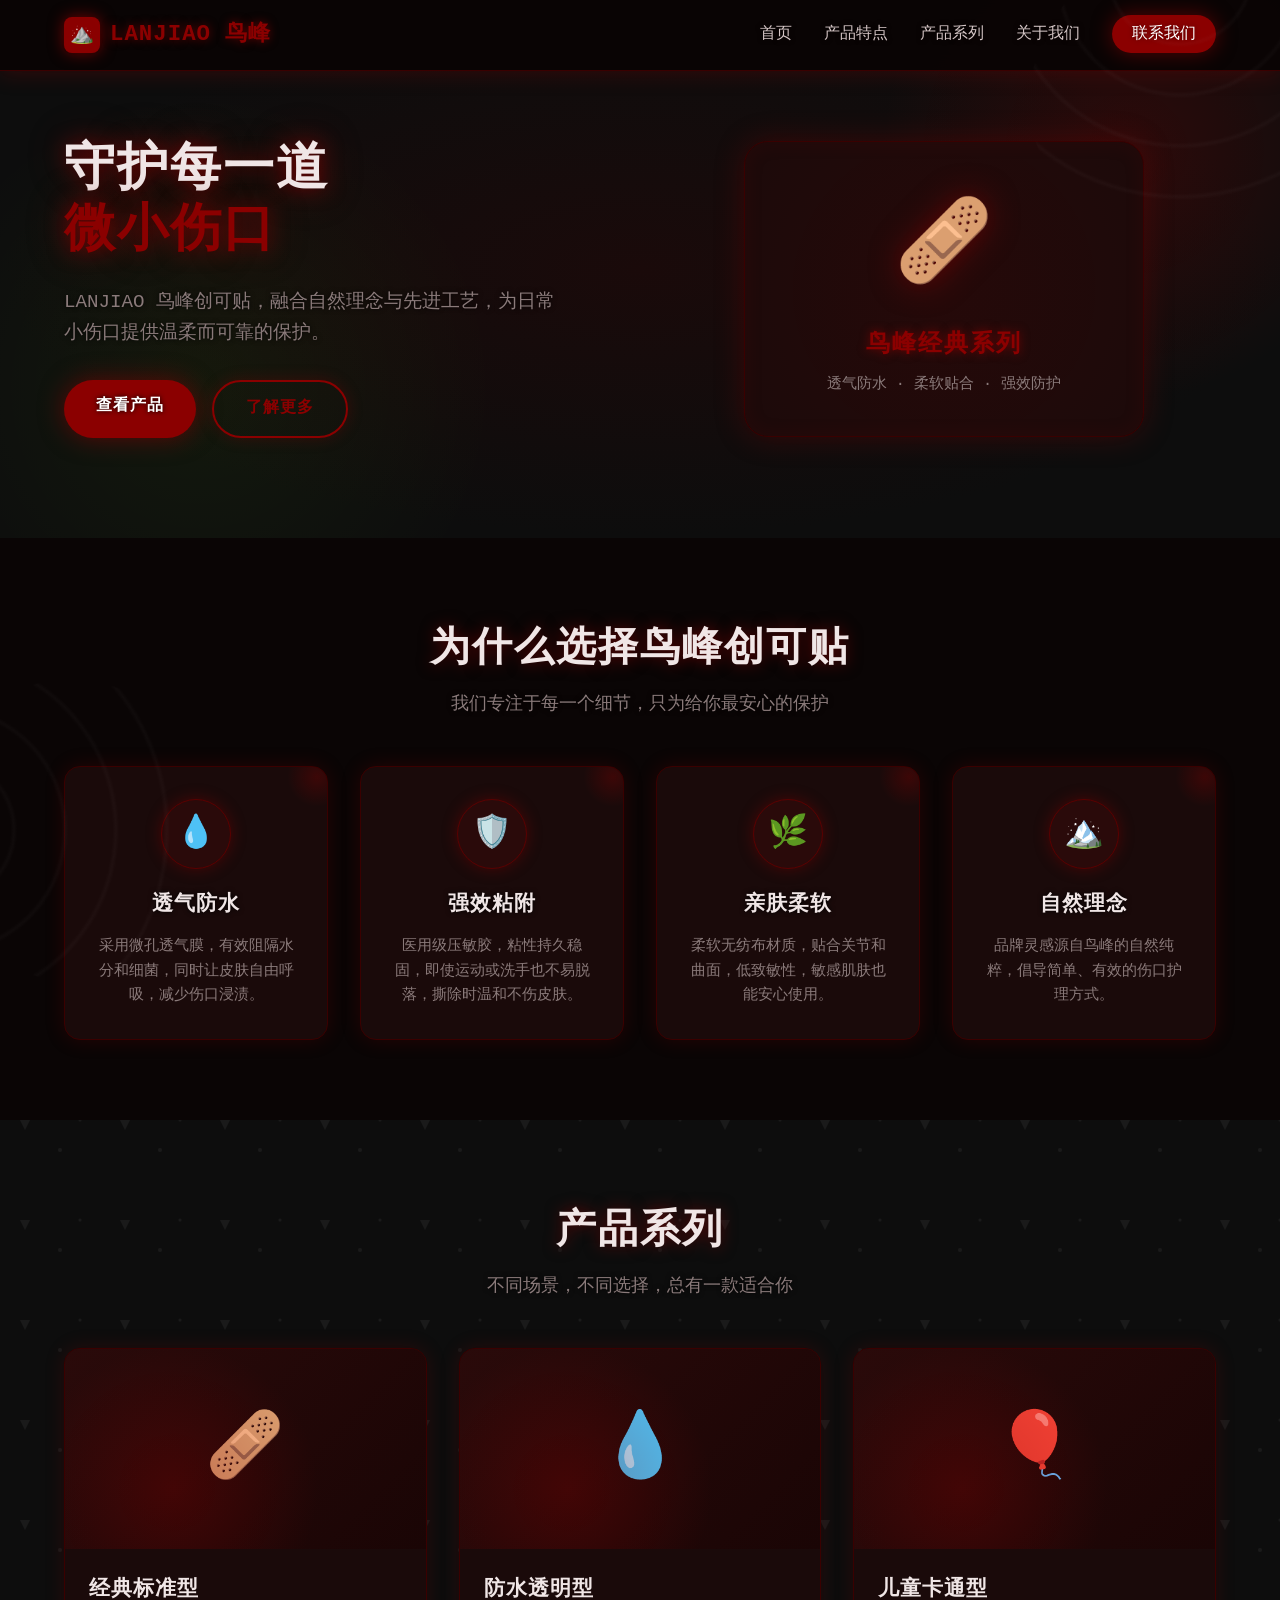
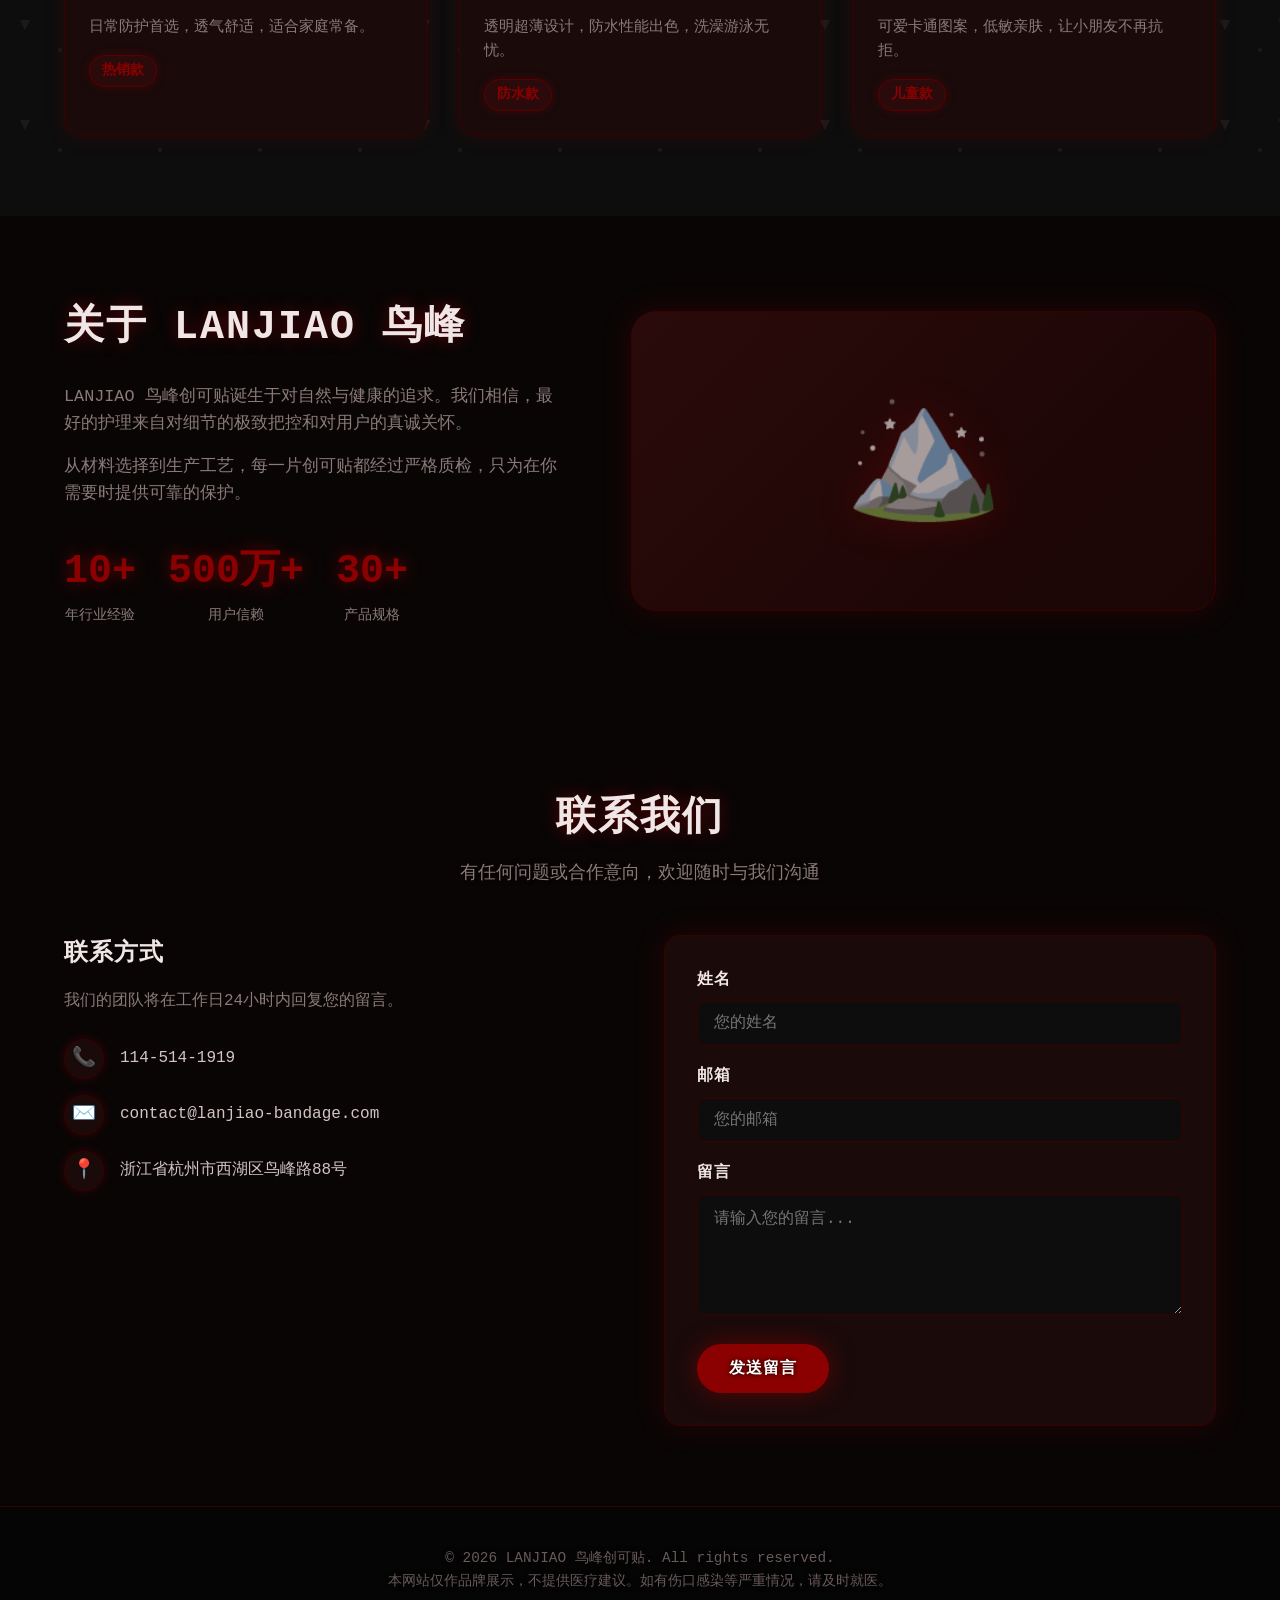
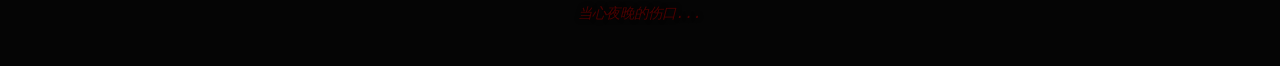
<file: LANJIAO/index.html>
<!DOCTYPE html>
<html lang="zh-CN">
<head>
    <meta charset="UTF-8">
    <meta name="viewport" content="width=device-width, initial-scale=1.0">
    <title>LANJIAO 鸟峰创可贴 | 暗黑官方站</title>
    <style>
        /* ========== 全局样式（恐怖暗黑版） ========== */
        :root {
            --primary: #8b0000;
            --primary-dark: #4a0000;
            --primary-light: #1e0a0a;
            --accent: #7cfc00;
            --text: #d4c5c5;
            --text-light: #8a7a7a;
            --bg: #0d0d0d;
            --bg-gray: #1a1a1a;
            --shadow: 0 10px 30px rgba(139, 0, 0, 0.4);
            --radius: 16px;
            --transition: all 0.3s ease;
            --blood: #8b0000;
            --ghost-white: #f0e6e6;
        }

        * {
            margin: 0;
            padding: 0;
            box-sizing: border-box;
        }

        html {
            scroll-behavior: smooth;
        }

        body {
            font-family: 'Courier New', Courier, 'Microsoft YaHei', sans-serif;
            color: var(--text);
            background: var(--bg);
            line-height: 1.6;
            overflow-x: hidden;
            position: relative;
            background-image: url('data:image/svg+xml;utf8,<svg xmlns="http://www.w3.org/2000/svg" width="100" height="100" viewBox="0 0 100 100"><rect width="100" height="100" fill="%230d0d0d"/><path d="M20 20 L30 20 L25 30 Z" fill="%231a1a1a"/><circle cx="60" cy="50" r="2" fill="%231a1a1a"/><circle cx="80" cy="20" r="1.5" fill="%231a1a1a"/></svg>');
            background-size: 100px 100px;
        }

        a { text-decoration: none; color: inherit; }
        ul { list-style: none; }
        img { max-width: 100%; display: block; }

        .container {
            width: 90%;
            max-width: 1200px;
            margin: 0 auto;
        }

        /* 恐怖装饰：蜘蛛网 */
        .spiderweb {
            position: fixed;
            top: -50px;
            right: -50px;
            width: 300px;
            height: 300px;
            opacity: 0.15;
            pointer-events: none;
            z-index: 9999;
            background: radial-gradient(circle at 20% 20%, transparent 20%, rgba(200,200,200,0.2) 21%, transparent 22%, transparent 35%, rgba(200,200,200,0.2) 36%, transparent 37%, transparent 50%, rgba(200,200,200,0.2) 51%, transparent 52%, transparent 65%, rgba(200,200,200,0.2) 66%, transparent 67%);
            border-radius: 50%;
            transform: rotate(45deg);
        }
        .spiderweb-left {
            top: auto;
            bottom: -80px;
            left: -80px;
            right: auto;
            transform: rotate(-45deg);
        }

        /* 导航栏 */
        header {
            position: fixed;
            top: 0;
            left: 0;
            width: 100%;
            z-index: 1000;
            background: rgba(10, 5, 5, 0.95);
            backdrop-filter: blur(10px);
            box-shadow: 0 2px 20px rgba(139, 0, 0, 0.3);
            border-bottom: 1px solid #3a0000;
            transition: var(--transition);
        }
        header.scrolled {
            box-shadow: 0 5px 30px rgba(139, 0, 0, 0.6);
        }
        .nav-container {
            display: flex;
            justify-content: space-between;
            align-items: center;
            height: 70px;
        }
        .logo {
            display: flex;
            align-items: center;
            gap: 10px;
            font-weight: 700;
            font-size: 1.4rem;
            color: var(--blood);
            letter-spacing: 1px;
            text-shadow: 0 0 10px rgba(139,0,0,0.7);
            font-family: 'Impact', 'Courier New', sans-serif;
        }
        .logo-icon {
            width: 36px;
            height: 36px;
            background: var(--primary);
            border-radius: 8px;
            display: flex;
            align-items: center;
            justify-content: center;
            color: white;
            font-size: 1.2rem;
            box-shadow: 0 0 15px rgba(139,0,0,0.8);
            animation: pulse 2s infinite;
        }
        @keyframes pulse {
            0%, 100% { box-shadow: 0 0 15px rgba(139,0,0,0.8); }
            50% { box-shadow: 0 0 30px rgba(139,0,0,1); }
        }
        .nav-menu {
            display: flex;
            align-items: center;
            gap: 2rem;
        }
        .nav-menu li a {
            font-weight: 500;
            color: var(--text);
            transition: var(--transition);
            position: relative;
            padding: 5px 0;
            text-shadow: 0 0 5px rgba(0,0,0,0.5);
        }
        .nav-menu li a::after {
            content: '';
            position: absolute;
            bottom: -2px;
            left: 0;
            width: 0;
            height: 2px;
            background: var(--blood);
            transition: var(--transition);
            box-shadow: 0 0 10px var(--blood);
        }
        .nav-menu li a:hover {
            color: var(--ghost-white);
            text-shadow: 0 0 15px var(--blood);
        }
        .nav-menu li a:hover::after { width: 100%; }
        .nav-cta {
            background: var(--primary);
            color: white !important;
            padding: 10px 20px !important;
            border-radius: 30px;
            transition: var(--transition);
            box-shadow: 0 0 20px rgba(139, 0, 0, 0.6);
            text-shadow: 0 0 5px black;
        }
        .nav-cta:hover {
            background: var(--primary-dark);
            transform: translateY(-2px);
            box-shadow: 0 0 35px rgba(139, 0, 0, 0.9);
        }
        .nav-cta::after { display: none !important; }
        .hamburger {
            display: none;
            flex-direction: column;
            cursor: pointer;
            gap: 5px;
        }
        .hamburger span {
            width: 28px;
            height: 3px;
            background: var(--blood);
            border-radius: 2px;
            transition: var(--transition);
        }

        /* 英雄区域 */
        .hero {
            padding: 140px 0 100px;
            background: radial-gradient(ellipse at center, #1a0a0a 0%, #0d0d0d 70%);
            position: relative;
            overflow: hidden;
        }
        .hero::before {
            content: '';
            position: absolute;
            top: -100px;
            right: -100px;
            width: 500px;
            height: 500px;
            background: radial-gradient(circle, rgba(139,0,0,0.25) 0%, transparent 70%);
            border-radius: 50%;
            animation: fog 8s infinite alternate;
        }
        .hero::after {
            content: '';
            position: absolute;
            bottom: -150px;
            left: -100px;
            width: 600px;
            height: 600px;
            background: radial-gradient(circle, rgba(124,252,0,0.05) 0%, transparent 70%);
            border-radius: 50%;
            animation: fog 12s infinite alternate-reverse;
        }
        @keyframes fog {
            0% { transform: translate(0,0) scale(1); opacity: 0.4; }
            100% { transform: translate(30px, 20px) scale(1.2); opacity: 0.8; }
        }
        .hero-content {
            display: flex;
            align-items: center;
            gap: 4rem;
            position: relative;
            z-index: 1;
        }
        .hero-text { flex: 1; }
        .hero-text h1 {
            font-size: 3.2rem;
            font-weight: 800;
            line-height: 1.2;
            color: var(--ghost-white);
            margin-bottom: 1.5rem;
            text-shadow: 0 0 20px rgba(139,0,0,0.7), 0 0 40px rgba(139,0,0,0.4);
            font-family: 'Impact', 'Courier New', sans-serif;
            letter-spacing: 2px;
        }
        .hero-text h1 span {
            color: var(--blood);
            position: relative;
            animation: flicker 3s infinite;
        }
        @keyframes flicker {
            0%, 100% { opacity: 1; }
            3% { opacity: 0.7; }
            6% { opacity: 1; }
            7% { opacity: 0.4; }
            8% { opacity: 1; }
            50% { opacity: 1; }
            52% { opacity: 0.8; }
            53% { opacity: 1; }
        }
        .hero-text p {
            font-size: 1.2rem;
            color: var(--text-light);
            margin-bottom: 2rem;
            max-width: 500px;
            text-shadow: 0 0 5px black;
        }
        .hero-buttons {
            display: flex;
            gap: 1rem;
            flex-wrap: wrap;
        }
        .btn {
            display: inline-block;
            padding: 14px 32px;
            border-radius: 30px;
            font-weight: 600;
            font-size: 1rem;
            transition: var(--transition);
            cursor: pointer;
            border: none;
            font-family: inherit;
            letter-spacing: 1px;
        }
        .btn-primary {
            background: var(--primary);
            color: white;
            box-shadow: 0 0 25px rgba(139, 0, 0, 0.6);
            text-shadow: 0 0 5px black;
        }
        .btn-primary:hover {
            background: var(--primary-dark);
            transform: translateY(-3px);
            box-shadow: 0 0 40px rgba(139, 0, 0, 0.9);
        }
        .btn-outline {
            background: transparent;
            color: var(--blood);
            border: 2px solid var(--blood);
            box-shadow: 0 0 15px rgba(139,0,0,0.3);
        }
        .btn-outline:hover {
            background: var(--blood);
            color: white;
            transform: translateY(-3px);
            box-shadow: 0 0 30px rgba(139,0,0,0.7);
        }
        .hero-visual {
            flex: 1;
            display: flex;
            justify-content: center;
            align-items: center;
        }
        .hero-product-card {
            background: #1a0a0a;
            border: 1px solid #3a0000;
            border-radius: 24px;
            padding: 40px;
            box-shadow: 0 0 30px rgba(139,0,0,0.3), inset 0 0 20px rgba(139,0,0,0.1);
            width: 100%;
            max-width: 400px;
            text-align: center;
            position: relative;
            animation: float 4s ease-in-out infinite;
            overflow: hidden;
        }
        .hero-product-card::before {
            content: '';
            position: absolute;
            top: -50%;
            left: -50%;
            width: 200%;
            height: 200%;
            background: radial-gradient(circle at center, rgba(139,0,0,0.1) 0%, transparent 60%);
            animation: rotate 10s linear infinite;
        }
        @keyframes rotate {
            0% { transform: rotate(0deg); }
            100% { transform: rotate(360deg); }
        }
        @keyframes float {
            0%, 100% { transform: translateY(0); }
            50% { transform: translateY(-15px); }
        }
        .hero-product-card .product-icon {
            font-size: 5rem;
            margin-bottom: 1rem;
            position: relative;
            z-index: 1;
            filter: drop-shadow(0 0 15px rgba(139,0,0,0.6));
        }
        .hero-product-card h3 {
            font-size: 1.5rem;
            color: var(--blood);
            margin-bottom: 0.5rem;
            position: relative;
            z-index: 1;
            font-family: 'Impact', 'Courier New', sans-serif;
            letter-spacing: 2px;
            text-shadow: 0 0 10px rgba(139,0,0,0.8);
        }
        .hero-product-card p {
            color: var(--text-light);
            font-size: 0.95rem;
            position: relative;
            z-index: 1;
        }

        /* 通用标题 */
        .section { padding: 80px 0; }
        .section-header { text-align: center; margin-bottom: 3rem; }
        .section-header h2 {
            font-size: 2.5rem;
            font-weight: 700;
            color: var(--ghost-white);
            margin-bottom: 0.5rem;
            text-shadow: 0 0 15px rgba(139,0,0,0.6);
            font-family: 'Impact', 'Courier New', sans-serif;
            letter-spacing: 2px;
        }
        .section-header p {
            color: var(--text-light);
            font-size: 1.1rem;
            max-width: 600px;
            margin: 0 auto;
            text-shadow: 0 0 5px black;
        }

        /* 特点区域 */
        .features { background: #0a0505; position: relative; }
        .features-grid {
            display: grid;
            grid-template-columns: repeat(auto-fit, minmax(250px, 1fr));
            gap: 2rem;
        }
        .feature-card {
            background: #1a0a0a;
            border: 1px solid #3a0000;
            border-radius: var(--radius);
            padding: 2rem;
            text-align: center;
            box-shadow: 0 0 20px rgba(139,0,0,0.2);
            transition: var(--transition);
            position: relative;
            overflow: hidden;
        }
        .feature-card::after {
            content: '';
            position: absolute;
            top: -20px;
            right: -20px;
            width: 60px;
            height: 60px;
            background: radial-gradient(circle, rgba(139,0,0,0.3) 0%, transparent 70%);
            border-radius: 50%;
        }
        .feature-card:hover {
            transform: translateY(-8px);
            box-shadow: 0 0 40px rgba(139,0,0,0.5);
            border-color: var(--blood);
        }
        .feature-icon {
            width: 70px;
            height: 70px;
            background: #2a0a0a;
            border: 1px solid #5a0000;
            border-radius: 50%;
            display: flex;
            align-items: center;
            justify-content: center;
            margin: 0 auto 1.2rem;
            font-size: 2rem;
            color: var(--blood);
            box-shadow: 0 0 15px rgba(139,0,0,0.4);
            transition: var(--transition);
        }
        .feature-card:hover .feature-icon {
            box-shadow: 0 0 30px rgba(139,0,0,0.8);
            transform: scale(1.1);
        }
        .feature-card h3 {
            font-size: 1.3rem;
            margin-bottom: 0.8rem;
            color: var(--ghost-white);
            font-family: 'Courier New', monospace;
            letter-spacing: 1px;
            text-shadow: 0 0 5px black;
        }
        .feature-card p { color: var(--text-light); font-size: 0.95rem; }

        /* 产品系列 */
        .products-grid {
            display: grid;
            grid-template-columns: repeat(auto-fit, minmax(280px, 1fr));
            gap: 2rem;
        }
        .product-card {
            background: #1a0a0a;
            border: 1px solid #3a0000;
            border-radius: var(--radius);
            overflow: hidden;
            box-shadow: 0 0 20px rgba(139,0,0,0.2);
            transition: var(--transition);
            position: relative;
        }
        .product-card:hover {
            transform: translateY(-8px);
            box-shadow: 0 0 40px rgba(139,0,0,0.5);
            border-color: var(--blood);
        }
        .product-image {
            height: 200px;
            background: linear-gradient(135deg, #2a0a0a, #1a0505);
            display: flex;
            align-items: center;
            justify-content: center;
            font-size: 4rem;
            position: relative;
            overflow: hidden;
        }
        .product-image::after {
            content: '';
            position: absolute;
            top: 0;
            left: 0;
            width: 100%;
            height: 100%;
            background: radial-gradient(circle at 30% 70%, rgba(139,0,0,0.3) 0%, transparent 50%);
            pointer-events: none;
        }
        .product-info { padding: 1.5rem; }
        .product-info h3 {
            font-size: 1.3rem;
            margin-bottom: 0.5rem;
            color: var(--ghost-white);
            font-family: 'Courier New', monospace;
            letter-spacing: 1px;
        }
        .product-info p { color: var(--text-light); font-size: 0.95rem; margin-bottom: 1rem; }
        .product-tag {
            display: inline-block;
            background: #2a0a0a;
            color: var(--blood);
            padding: 4px 12px;
            border-radius: 20px;
            font-size: 0.85rem;
            font-weight: 600;
            border: 1px solid #5a0000;
            box-shadow: 0 0 10px rgba(139,0,0,0.3);
        }

        /* 关于我们 */
        .about { background: #0a0505; }
        .about-content {
            display: flex;
            align-items: center;
            gap: 4rem;
        }
        .about-text { flex: 1; }
        .about-text h2 {
            font-size: 2.5rem;
            font-weight: 700;
            margin-bottom: 1.5rem;
            color: var(--ghost-white);
            text-shadow: 0 0 15px rgba(139,0,0,0.6);
            font-family: 'Impact', 'Courier New', sans-serif;
            letter-spacing: 2px;
        }
        .about-text p { color: var(--text-light); margin-bottom: 1rem; font-size: 1.05rem; }
        .about-stats {
            display: flex;
            gap: 2rem;
            margin-top: 2rem;
        }
        .stat-item { text-align: center; }
        .stat-number {
            font-size: 2.5rem;
            font-weight: 800;
            color: var(--blood);
            text-shadow: 0 0 15px rgba(139,0,0,0.7);
            font-family: 'Impact', 'Courier New', sans-serif;
        }
        .stat-label { color: var(--text-light); font-size: 0.9rem; }
        .about-visual {
            flex: 1;
            background: linear-gradient(135deg, #2a0a0a, #1a0505);
            border: 1px solid #3a0000;
            border-radius: 24px;
            padding: 40px;
            display: flex;
            align-items: center;
            justify-content: center;
            min-height: 300px;
            box-shadow: 0 0 30px rgba(139,0,0,0.2);
        }
        .about-visual .mountain-icon {
            font-size: 8rem;
            opacity: 0.6;
            filter: drop-shadow(0 0 20px rgba(139,0,0,0.5));
        }

        /* 联系我们 */
        .contact { background: #0a0505; }
        .contact-wrapper {
            display: grid;
            grid-template-columns: 1fr 1fr;
            gap: 3rem;
        }
        .contact-info h3 {
            font-size: 1.5rem;
            margin-bottom: 1rem;
            color: var(--ghost-white);
            font-family: 'Courier New', monospace;
            letter-spacing: 1px;
        }
        .contact-info p { color: var(--text-light); margin-bottom: 1.5rem; }
        .contact-item {
            display: flex;
            align-items: center;
            gap: 1rem;
            margin-bottom: 1rem;
            color: var(--text);
        }
        .contact-item .icon {
            width: 40px;
            height: 40px;
            background: #1a0a0a;
            border: 1px solid #3a0000;
            border-radius: 50%;
            display: flex;
            align-items: center;
            justify-content: center;
            box-shadow: 0 0 10px rgba(139,0,0,0.3);
            font-size: 1.2rem;
        }
        .contact-form {
            background: #1a0a0a;
            border: 1px solid #3a0000;
            padding: 2rem;
            border-radius: var(--radius);
            box-shadow: 0 0 30px rgba(139,0,0,0.2);
        }
        .form-group { margin-bottom: 1.2rem; }
        .form-group label {
            display: block;
            font-weight: 600;
            margin-bottom: 0.5rem;
            color: var(--ghost-white);
            letter-spacing: 1px;
            font-family: 'Courier New', monospace;
        }
        .form-group input,
        .form-group textarea {
            width: 100%;
            padding: 12px 16px;
            background: #0d0d0d;
            border: 1px solid #3a0000;
            border-radius: 8px;
            font-size: 1rem;
            transition: var(--transition);
            font-family: inherit;
            color: var(--text);
        }
        .form-group input:focus,
        .form-group textarea:focus {
            outline: none;
            border-color: var(--blood);
            box-shadow: 0 0 15px rgba(139,0,0,0.3);
            background: #1a0a0a;
        }
        .form-group textarea { resize: vertical; min-height: 120px; }

        /* 页脚 */
        footer {
            background: #050505;
            color: white;
            padding: 40px 0;
            text-align: center;
            border-top: 1px solid #3a0000;
        }
        footer p { color: #6a5a5a; font-size: 0.9rem; text-shadow: 0 0 5px black; }

        /* 恐怖幽灵 */
        .ghost {
            position: fixed;
            bottom: 20%;
            left: -50px;
            font-size: 2rem;
            opacity: 0.3;
            animation: ghostMove 10s linear infinite;
            pointer-events: none;
            z-index: 999;
        }
        .ghost2 {
            top: 30%;
            left: auto;
            right: -40px;
            animation-duration: 14s;
            animation-delay: 2s;
            opacity: 0.2;
        }
        @keyframes ghostMove {
            0% { transform: translateX(0) translateY(0); opacity: 0; }
            10% { opacity: 0.3; }
            90% { opacity: 0.3; }
            100% { transform: translateX(120vw) translateY(-30px); opacity: 0; }
        }

        /* 图片弹出模态框 */
        .modal {
            display: none;
            position: fixed;
            top: 0;
            left: 0;
            width: 100%;
            height: 100%;
            background: rgba(0, 0, 0, 0.85);
            z-index: 9999;
            align-items: center;
            justify-content: center;
            flex-direction: column;
        }
        .modal.show {
            display: flex;
        }
        .modal img {
            max-width: 80%;
            max-height: 70vh;
            border: 2px solid var(--blood);
            box-shadow: 0 0 50px rgba(139,0,0,0.8);
            border-radius: 8px;
            animation: imageAppear 0.5s ease-out;
        }
        @keyframes imageAppear {
            0% { transform: scale(0.5); opacity: 0; }
            100% { transform: scale(1); opacity: 1; }
        }
        .modal-close {
            margin-top: 20px;
            background: var(--primary);
            color: white;
            border: none;
            padding: 10px 30px;
            font-size: 1rem;
            cursor: pointer;
            border-radius: 30px;
            box-shadow: 0 0 20px rgba(139,0,0,0.6);
            transition: var(--transition);
        }
        .modal-close:hover {
            background: var(--primary-dark);
            transform: translateY(-2px);
        }

        /* 响应式 */
        @media (max-width: 768px) {
            .nav-menu {
                position: fixed;
                top: 70px;
                left: 0;
                width: 100%;
                background: #0d0d0d;
                flex-direction: column;
                padding: 2rem;
                gap: 1.5rem;
                box-shadow: 0 10px 30px rgba(0,0,0,0.8);
                transform: translateY(-150%);
                transition: var(--transition);
                z-index: 999;
                border-bottom: 1px solid #3a0000;
            }
            .nav-menu.active { transform: translateY(0); }
            .hamburger { display: flex; }
            .hero { padding: 100px 0 60px; }
            .hero-content { flex-direction: column; gap: 3rem; }
            .hero-text h1 { font-size: 2.5rem; }
            .about-content { flex-direction: column; }
            .contact-wrapper { grid-template-columns: 1fr; }
            .section-header h2 { font-size: 2rem; }
        }
    </style>
</head>
<body>
    <!-- 恐怖装饰 -->
    <div class="spiderweb"></div>
    <div class="spiderweb spiderweb-left"></div>
    <div class="ghost">👻</div>
    <div class="ghost ghost2">👻</div>

    <!-- 图片弹出模态框 -->
    <div class="modal" id="imageModal">
        <img src="images/scary.jpg" alt="恐怖图片" id="modalImage">
        <button class="modal-close" id="modalClose">关闭</button>
    </div>

    <!-- 导航栏 -->
    <header id="header">
        <div class="container nav-container">
            <a href="#" class="logo">
                <div class="logo-icon">⛰️</div>
                <span>LANJIAO 鸟峰</span>
            </a>
            <ul class="nav-menu" id="navMenu">
                <li><a href="#home">首页</a></li>
                <li><a href="#features">产品特点</a></li>
                <li><a href="#products">产品系列</a></li>
                <li><a href="#about">关于我们</a></li>
                <li><a href="#contact" class="nav-cta">联系我们</a></li>
            </ul>
            <div class="hamburger" id="hamburger">
                <span></span>
                <span></span>
                <span></span>
            </div>
        </div>
    </header>

    <!-- 英雄区域 -->
    <section class="hero" id="home">
        <div class="container hero-content">
            <div class="hero-text">
                <h1>守护每一道<br><span>微小伤口</span></h1>
                <p>LANJIAO 鸟峰创可贴，融合自然理念与先进工艺，为日常小伤口提供温柔而可靠的保护。</p>
                <div class="hero-buttons">
                    <a href="#products" class="btn btn-primary">查看产品</a>
                    <a href="#about" class="btn btn-outline">了解更多</a>
                </div>
            </div>
            <div class="hero-visual">
                <div class="hero-product-card">
                    <div class="product-icon">🩹</div>
                    <h3>鸟峰经典系列</h3>
                    <p>透气防水 · 柔软贴合 · 强效防护</p>
                </div>
            </div>
        </div>
    </section>

    <!-- 产品特点 -->
    <section class="section features" id="features">
        <div class="container">
            <div class="section-header">
                <h2>为什么选择鸟峰创可贴</h2>
                <p>我们专注于每一个细节，只为给你最安心的保护</p>
            </div>
            <div class="features-grid">
                <div class="feature-card">
                    <div class="feature-icon">💧</div>
                    <h3>透气防水</h3>
                    <p>采用微孔透气膜，有效阻隔水分和细菌，同时让皮肤自由呼吸，减少伤口浸渍。</p>
                </div>
                <div class="feature-card">
                    <div class="feature-icon">🛡️</div>
                    <h3>强效粘附</h3>
                    <p>医用级压敏胶，粘性持久稳固，即使运动或洗手也不易脱落，撕除时温和不伤皮肤。</p>
                </div>
                <div class="feature-card">
                    <div class="feature-icon">🌿</div>
                    <h3>亲肤柔软</h3>
                    <p>柔软无纺布材质，贴合关节和曲面，低致敏性，敏感肌肤也能安心使用。</p>
                </div>
                <div class="feature-card">
                    <div class="feature-icon">🏔️</div>
                    <h3>自然理念</h3>
                    <p>品牌灵感源自鸟峰的自然纯粹，倡导简单、有效的伤口护理方式。</p>
                </div>
            </div>
        </div>
    </section>

    <!-- 产品系列 -->
    <section class="section products" id="products">
        <div class="container">
            <div class="section-header">
                <h2>产品系列</h2>
                <p>不同场景，不同选择，总有一款适合你</p>
            </div>
            <div class="products-grid">
                <div class="product-card">
                    <div class="product-image">🩹</div>
                    <div class="product-info">
                        <h3>经典标准型</h3>
                        <p>日常防护首选，透气舒适，适合家庭常备。</p>
                        <span class="product-tag">热销款</span>
                    </div>
                </div>
                <div class="product-card">
                    <div class="product-image">💧</div>
                    <div class="product-info">
                        <h3>防水透明型</h3>
                        <p>透明超薄设计，防水性能出色，洗澡游泳无忧。</p>
                        <span class="product-tag">防水款</span>
                    </div>
                </div>
                <div class="product-card">
                    <div class="product-image">🎈</div>
                    <div class="product-info">
                        <h3>儿童卡通型</h3>
                        <p>可爱卡通图案，低敏亲肤，让小朋友不再抗拒。</p>
                        <span class="product-tag">儿童款</span>
                    </div>
                </div>
            </div>
        </div>
    </section>

    <!-- 关于我们 -->
    <section class="section about" id="about">
        <div class="container about-content">
            <div class="about-text">
                <h2>关于 LANJIAO 鸟峰</h2>
                <p>LANJIAO 鸟峰创可贴诞生于对自然与健康的追求。我们相信，最好的护理来自对细节的极致把控和对用户的真诚关怀。</p>
                <p>从材料选择到生产工艺，每一片创可贴都经过严格质检，只为在你需要时提供可靠的保护。</p>
                <div class="about-stats">
                    <div class="stat-item">
                        <div class="stat-number">10+</div>
                        <div class="stat-label">年行业经验</div>
                    </div>
                    <div class="stat-item">
                        <div class="stat-number">500万+</div>
                        <div class="stat-label">用户信赖</div>
                    </div>
                    <div class="stat-item">
                        <div class="stat-number">30+</div>
                        <div class="stat-label">产品规格</div>
                    </div>
                </div>
            </div>
            <div class="about-visual">
                <div class="mountain-icon">🏔️</div>
            </div>
        </div>
    </section>

    <!-- 联系我们 -->
    <section class="section contact" id="contact">
        <div class="container">
            <div class="section-header">
                <h2>联系我们</h2>
                <p>有任何问题或合作意向，欢迎随时与我们沟通</p>
            </div>
            <div class="contact-wrapper">
                <div class="contact-info">
                    <h3>联系方式</h3>
                    <p>我们的团队将在工作日24小时内回复您的留言。</p>
                    <div class="contact-item">
                        <div class="icon">📞</div>
                        <span>114-514-1919</span>
                    </div>
                    <div class="contact-item">
                        <div class="icon">✉️</div>
                        <span>contact@lanjiao-bandage.com</span>
                    </div>
                    <div class="contact-item">
                        <div class="icon">📍</div>
                        <span>浙江省杭州市西湖区鸟峰路88号</span>
                    </div>
                </div>
                <form class="contact-form" id="contactForm">
                    <div class="form-group">
                        <label for="name">姓名</label>
                        <input type="text" id="name" name="name" placeholder="您的姓名" required>
                    </div>
                    <div class="form-group">
                        <label for="email">邮箱</label>
                        <input type="email" id="email" name="email" placeholder="您的邮箱" required>
                    </div>
                    <div class="form-group">
                        <label for="message">留言</label>
                        <textarea id="message" name="message" placeholder="请输入您的留言..." required></textarea>
                    </div>
                    <button type="submit" class="btn btn-primary">发送留言</button>
                </form>
            </div>
        </div>
    </section>

    <!-- 页脚 -->
    <footer>
        <div class="container">
            <p>© 2026 LANJIAO 鸟峰创可贴. All rights reserved.</p>
            <p>本网站仅作品牌展示，不提供医疗建议。如有伤口感染等严重情况，请及时就医。</p>
            <p style="margin-top: 10px; color: #4a0000; font-style: italic;">当心夜晚的伤口...</p>
        </div>
    </footer>

    <script>
        // ========== 导航栏滚动效果 ==========
        const header = document.getElementById('header');
        window.addEventListener('scroll', () => {
            if (window.scrollY > 50) {
                header.classList.add('scrolled');
            } else {
                header.classList.remove('scrolled');
            }
        });

        // ========== 移动端菜单切换 ==========
        const hamburger = document.getElementById('hamburger');
        const navMenu = document.getElementById('navMenu');

        hamburger.addEventListener('click', () => {
            navMenu.classList.toggle('active');
        });

        navMenu.querySelectorAll('a').forEach(link => {
            link.addEventListener('click', () => {
                navMenu.classList.remove('active');
            });
        });

        // ========== 表单提交处理（弹出图片和音效） ==========
        const contactForm = document.getElementById('contactForm');
        const modal = document.getElementById('imageModal');
        const modalClose = document.getElementById('modalClose');
        const modalImage = document.getElementById('modalImage');

        contactForm.addEventListener('submit', (e) => {
            e.preventDefault();

            // 显示图片模态框
            modal.classList.add('show');

            // 播放本地音效（音频文件需放在 audio/scary.mp3）
            try {
                const audio = new Audio('audio/scary.mp3');
                audio.play().catch(err => {
                    console.warn('音频播放失败：', err);
                });
            } catch (err) {
                console.warn('音频创建失败：', err);
            }

            // 可选：重置表单（根据需求可保留或去掉）
            // contactForm.reset();
        });

        // 点击关闭按钮隐藏模态框
        modalClose.addEventListener('click', () => {
            modal.classList.remove('show');
        });

        // 点击模态框背景也可以关闭（可选）
        modal.addEventListener('click', (e) => {
            if (e.target === modal) {
                modal.classList.remove('show');
            }
        });

        // ========== 平滑滚动 ==========
        document.querySelectorAll('a[href^="#"]').forEach(anchor => {
            anchor.addEventListener('click', function(e) {
                e.preventDefault();
                const target = document.querySelector(this.getAttribute('href'));
                if (target) {
                    target.scrollIntoView({
                        behavior: 'smooth',
                        block: 'start'
                    });
                }
            });
        });

        // ========== 随机闪黑效果 ==========
        setTimeout(() => {
            document.body.style.transition = 'opacity 0.1s';
            document.body.style.opacity = '0.5';
            setTimeout(() => {
                document.body.style.opacity = '1';
            }, 100);
        }, 2000);
    </script>
</body>
</html>
</file>
